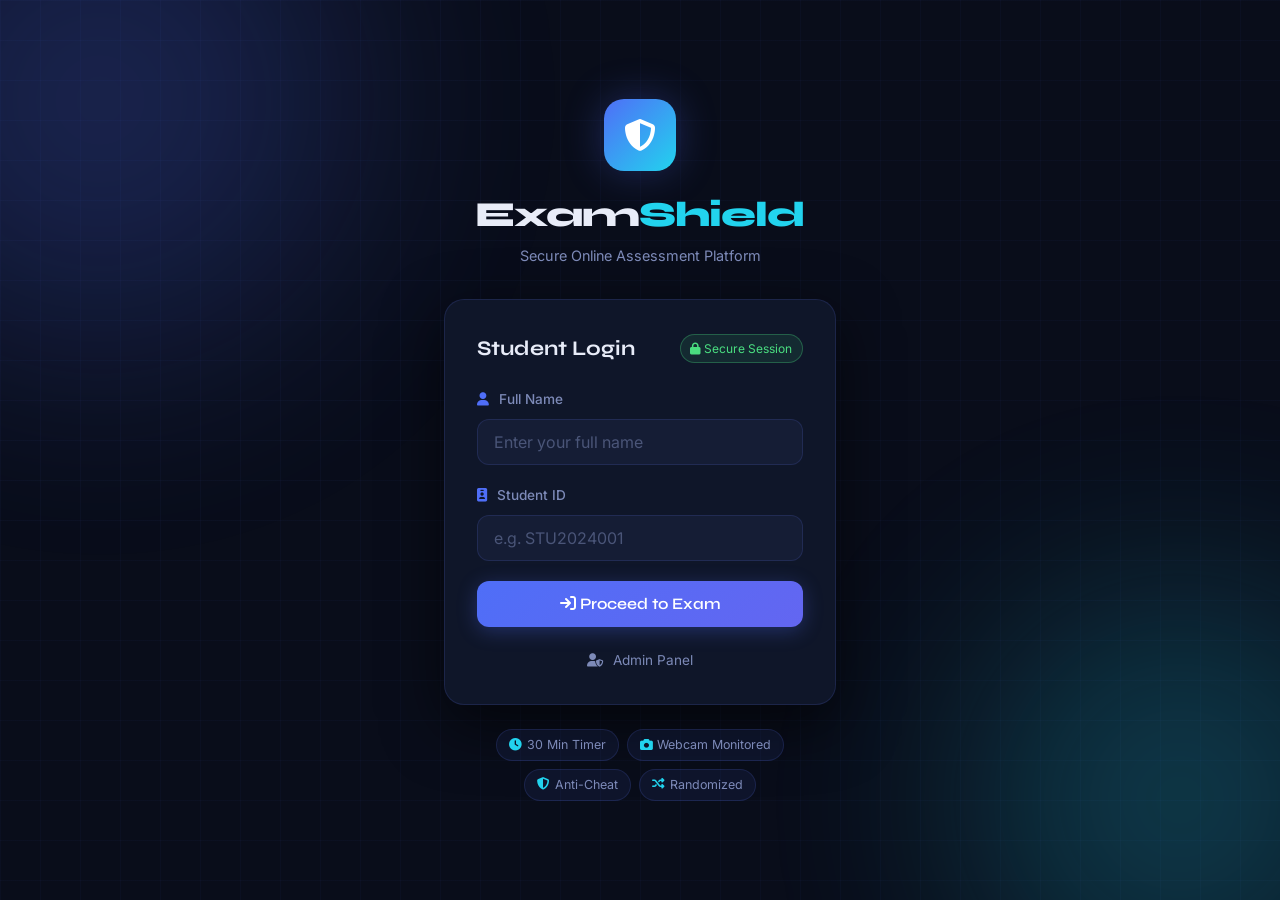
<file: index.html>
<!DOCTYPE html>
<html lang="en">
<head>
  <meta charset="UTF-8" />
  <meta name="viewport" content="width=device-width, initial-scale=1.0" />
  <title>ExamShield — Online Exam System</title>
  <link rel="stylesheet" href="style.css" />
  <link rel="stylesheet" href="https://cdnjs.cloudflare.com/ajax/libs/font-awesome/6.5.0/css/all.min.css" />
  <link href="https://fonts.googleapis.com/css2?family=Syne:wght@400;600;700;800&family=Inter:wght@300;400;500&display=swap" rel="stylesheet" />
</head>
<body class="login-page">

  <!-- Animated background grid -->
  <div class="bg-grid"></div>
  <div class="bg-orb orb1"></div>
  <div class="bg-orb orb2"></div>

  <div class="login-container">
    <div class="login-brand">
      <div class="brand-icon">
        <i class="fas fa-shield-halved"></i>
      </div>
      <h1>Exam<span>Shield</span></h1>
      <p>Secure Online Assessment Platform</p>
    </div>

    <div class="login-card">
      <div class="login-card-header">
        <h2>Student Login</h2>
        <span class="login-badge"><i class="fas fa-lock"></i> Secure Session</span>
      </div>

      <div id="error-msg" class="error-banner hidden">
        <i class="fas fa-exclamation-circle"></i>
        <span id="error-text">Please fill in all fields.</span>
      </div>

      <div class="form-group">
        <label for="student-name">
          <i class="fas fa-user"></i> Full Name
        </label>
        <input
          type="text"
          id="student-name"
          placeholder="Enter your full name"
          autocomplete="off"
        />
      </div>

      <div class="form-group">
        <label for="student-id">
          <i class="fas fa-id-badge"></i> Student ID
        </label>
        <input
          type="text"
          id="student-id"
          placeholder="e.g. STU2024001"
          autocomplete="off"
        />
      </div>

      <button class="btn-primary" id="login-btn" onclick="handleLogin()">
        <span id="btn-text">
          <i class="fas fa-arrow-right-to-bracket"></i> Proceed to Exam
        </span>
        <span id="btn-loader" class="hidden">
          <i class="fas fa-circle-notch fa-spin"></i> Loading...
        </span>
      </button>

      <div class="login-footer">
        <a href="admin/login.html">
          <i class="fas fa-user-shield"></i> Admin Panel
        </a>
      </div>
    </div>

    <div class="features-strip">
      <div class="feature-pill">
        <i class="fas fa-clock"></i> 30 Min Timer
      </div>
      <div class="feature-pill">
        <i class="fas fa-camera"></i> Webcam Monitored
      </div>
      <div class="feature-pill">
        <i class="fas fa-shield-halved"></i> Anti-Cheat
      </div>
      <div class="feature-pill">
        <i class="fas fa-shuffle"></i> Randomized
      </div>
    </div>
  </div>

  <script>
    function handleLogin() {
      const name = document.getElementById("student-name").value.trim();
      const id = document.getElementById("student-id").value.trim();
      const errorEl = document.getElementById("error-msg");
      const errorText = document.getElementById("error-text");

      if (!name || !id) {
        errorText.textContent = "Please fill in your name and Student ID.";
        errorEl.classList.remove("hidden");
        errorEl.classList.add("shake");
        setTimeout(() => errorEl.classList.remove("shake"), 500);
        return;
      }

      errorEl.classList.add("hidden");

      // Show loader
      document.getElementById("btn-text").classList.add("hidden");
      document.getElementById("btn-loader").classList.remove("hidden");

      // Store in session
      sessionStorage.setItem("studentName", name);
      sessionStorage.setItem("studentId", id);

      setTimeout(() => {
        window.location.href = "instructions.html";
      }, 800);
    }

    // Allow Enter key
    document.addEventListener("keydown", (e) => {
      if (e.key === "Enter") handleLogin();
    });

    // Animate feature pills on load
    document.querySelectorAll(".feature-pill").forEach((pill, i) => {
      pill.style.animationDelay = `${i * 0.15}s`;
    });
  </script>
</body>
</html>
</file>
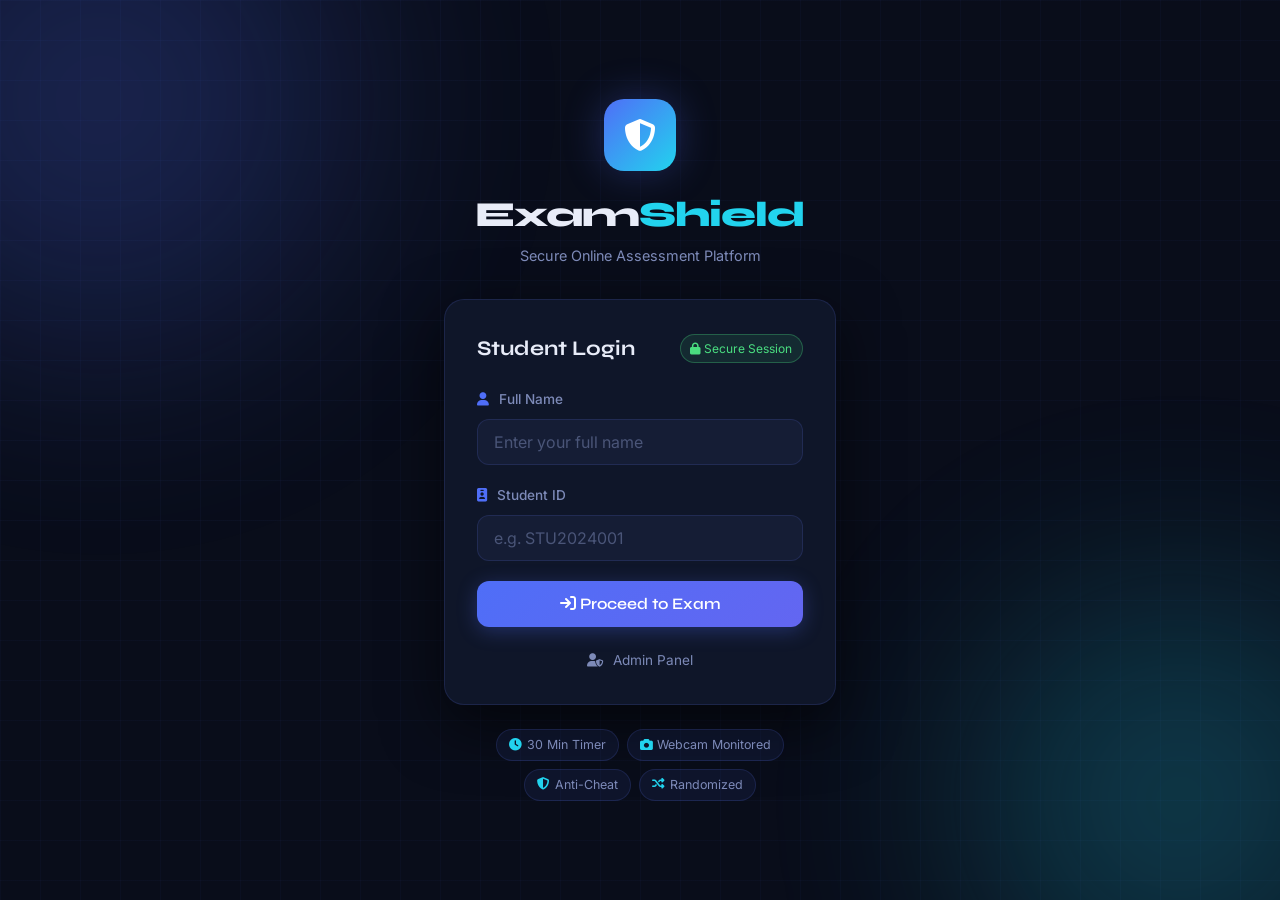
<file: instructions.html>
<!DOCTYPE html>
<html lang="en">
<head>
  <meta charset="UTF-8" />
  <meta name="viewport" content="width=device-width, initial-scale=1.0" />
  <title>Instructions — ExamShield</title>
  <link rel="stylesheet" href="style.css" />
  <link rel="stylesheet" href="https://cdnjs.cloudflare.com/ajax/libs/font-awesome/6.5.0/css/all.min.css" />
  <link href="https://fonts.googleapis.com/css2?family=Syne:wght@400;600;700;800&family=Inter:wght@300;400;500&display=swap" rel="stylesheet" />
</head>
<body class="instructions-page">

  <div class="bg-grid"></div>
  <div class="bg-orb orb1"></div>
  <div class="bg-orb orb2"></div>

  <div class="instructions-container">

    <div class="instr-header">
      <div class="brand-icon small">
        <i class="fas fa-shield-halved"></i>
      </div>
      <div>
        <h1>Exam<span>Shield</span></h1>
        <p id="student-greeting">Welcome, Student!</p>
      </div>
    </div>

    <div class="instr-card">
      <h2><i class="fas fa-circle-info"></i> Exam Instructions</h2>

      <div class="instr-grid">
        <div class="instr-section">
          <h3><i class="fas fa-list-check"></i> General Rules</h3>
          <ul>
            <li><i class="fas fa-check"></i> The exam consists of <strong>10 multiple-choice questions</strong></li>
            <li><i class="fas fa-check"></i> You have <strong>30 minutes</strong> to complete the exam</li>
            <li><i class="fas fa-check"></i> Questions are randomized each session</li>
            <li><i class="fas fa-check"></i> Each question has one correct answer</li>
            <li><i class="fas fa-check"></i> You can navigate between questions freely</li>
            <li><i class="fas fa-check"></i> The exam auto-submits when time runs out</li>
          </ul>
        </div>

        <div class="instr-section warning-section">
          <h3><i class="fas fa-triangle-exclamation"></i> Anti-Cheating Policy</h3>
          <ul>
            <li><i class="fas fa-ban"></i> <strong>Do NOT switch tabs</strong> — this will trigger a warning</li>
            <li><i class="fas fa-ban"></i> <strong>Do NOT exit fullscreen</strong> mode during the exam</li>
            <li><i class="fas fa-ban"></i> <strong>Webcam monitoring</strong> is active throughout</li>
            <li><i class="fas fa-ban"></i> All keyboard and mouse activity is logged</li>
            <li><i class="fas fa-ban"></i> <strong>3 warnings = auto-submission</strong> of your exam</li>
            <li><i class="fas fa-ban"></i> All violations are recorded and reviewed</li>
          </ul>
        </div>
      </div>

      <div class="instr-system-check">
        <h3><i class="fas fa-display"></i> System Requirements</h3>
        <div class="checks-row">
          <div class="check-item" id="check-browser">
            <i class="fas fa-spinner fa-spin"></i>
            <span>Modern Browser</span>
          </div>
          <div class="check-item" id="check-fullscreen">
            <i class="fas fa-spinner fa-spin"></i>
            <span>Fullscreen API</span>
          </div>
          <div class="check-item" id="check-webcam">
            <i class="fas fa-spinner fa-spin"></i>
            <span>Camera Access</span>
          </div>
          <div class="check-item" id="check-backend">
            <i class="fas fa-spinner fa-spin"></i>
            <span>Server Connection</span>
          </div>
        </div>
      </div>

      <div class="instr-actions">
        <label class="checkbox-label">
          <input type="checkbox" id="agree-check" />
          <span>I have read and understood the exam instructions and anti-cheating policy</span>
        </label>
        <button class="btn-primary" id="start-btn" onclick="startExam()" disabled>
          <i class="fas fa-play"></i> Start Exam
        </button>
      </div>
    </div>
  </div>

  <script>
    const API = "http://127.0.0.1:5000/api";
    const name = sessionStorage.getItem("studentName");

    // Redirect if not logged in
    if (!name) window.location.href = "index.html";

    document.getElementById("student-greeting").textContent = `Welcome, ${name}!`;

    // System checks
    async function runChecks() {
      // Check browser
      updateCheck("check-browser", true, "Modern Browser");

      // Check fullscreen API
      const fsSupport = document.fullscreenEnabled || document.webkitFullscreenEnabled;
      updateCheck("check-fullscreen", fsSupport, "Fullscreen API");

      // Check webcam
      try {
        const stream = await navigator.mediaDevices.getUserMedia({ video: true });
        stream.getTracks().forEach(t => t.stop());
        updateCheck("check-webcam", true, "Camera Access");
      } catch {
        updateCheck("check-webcam", false, "Camera — DENIED (required)");
      }

      // Check backend
      try {
        const res = await fetch(`${API}/health`);
        const data = await res.json();
        updateCheck("check-backend", data.status === "ok", "Server Connection");
      } catch {
        updateCheck("check-backend", false, "Server — Offline");
      }
    }

    function updateCheck(id, ok, label) {
      const el = document.getElementById(id);
      el.innerHTML = `<i class="fas fa-${ok ? "circle-check" : "circle-xmark"}"></i><span>${label}</span>`;
      el.className = `check-item ${ok ? "check-ok" : "check-fail"}`;
    }

    // Enable start button when checkbox ticked
    document.getElementById("agree-check").addEventListener("change", function () {
      document.getElementById("start-btn").disabled = !this.checked;
    });

    function startExam() {
      window.location.href = "exam.html";
    }

    runChecks();
  </script>
</body>
</html>
</file>
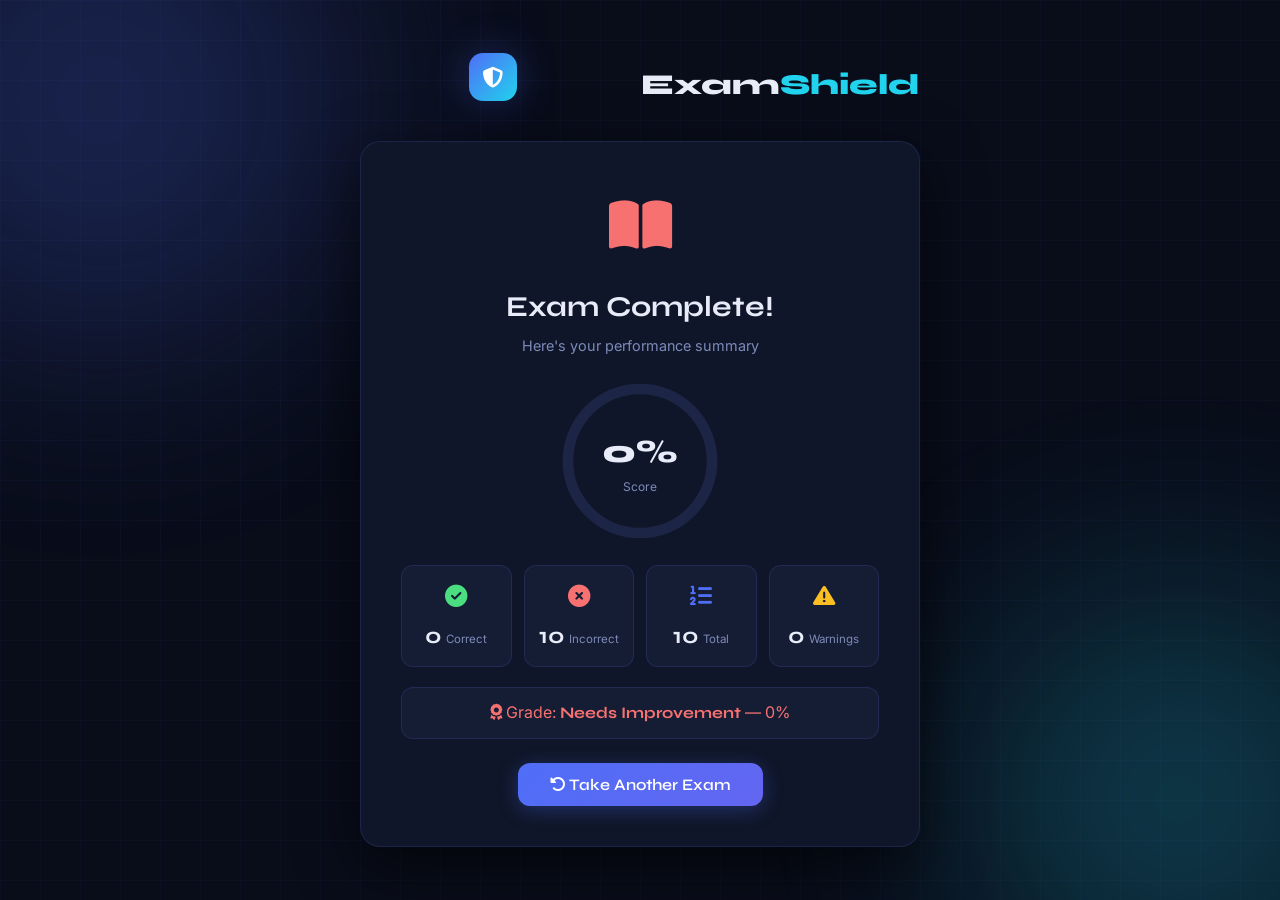
<file: result.html>
<!DOCTYPE html>
<html lang="en">
<head>
  <meta charset="UTF-8" />
  <meta name="viewport" content="width=device-width, initial-scale=1.0" />
  <title>Results — ExamShield</title>
  <link rel="stylesheet" href="style.css" />
  <link rel="stylesheet" href="https://cdnjs.cloudflare.com/ajax/libs/font-awesome/6.5.0/css/all.min.css" />
  <link href="https://fonts.googleapis.com/css2?family=Syne:wght@400;600;700;800&family=Inter:wght@300;400;500&display=swap" rel="stylesheet" />
</head>
<body class="result-page">

  <div class="bg-grid"></div>
  <div class="bg-orb orb1"></div>
  <div class="bg-orb orb2"></div>

  <div class="result-container">

    <div class="result-header">
      <div class="brand-icon small">
        <i class="fas fa-shield-halved"></i>
      </div>
      <h1>Exam<span>Shield</span></h1>
    </div>

    <div class="result-card">
      <div class="result-icon-wrap" id="result-icon-wrap">
        <!-- Injected by JS -->
      </div>

      <h2 id="result-title">Exam Complete!</h2>
      <p id="result-subtitle" class="result-subtitle">Here's your performance summary</p>

      <div class="score-circle-wrap">
        <div class="score-circle" id="score-circle">
          <svg viewBox="0 0 120 120">
            <circle cx="60" cy="60" r="54" class="score-bg" />
            <circle cx="60" cy="60" r="54" class="score-progress" id="score-progress-arc" />
          </svg>
          <div class="score-inner">
            <span class="score-pct" id="score-pct">0%</span>
            <span class="score-label">Score</span>
          </div>
        </div>
      </div>

      <div class="result-stats-grid">
        <div class="result-stat">
          <div class="stat-icon correct"><i class="fas fa-check-circle"></i></div>
          <div class="stat-info">
            <span class="stat-val" id="r-score">0</span>
            <span class="stat-desc">Correct</span>
          </div>
        </div>
        <div class="result-stat">
          <div class="stat-icon wrong"><i class="fas fa-times-circle"></i></div>
          <div class="stat-info">
            <span class="stat-val" id="r-wrong">0</span>
            <span class="stat-desc">Incorrect</span>
          </div>
        </div>
        <div class="result-stat">
          <div class="stat-icon total"><i class="fas fa-list-ol"></i></div>
          <div class="stat-info">
            <span class="stat-val" id="r-total">0</span>
            <span class="stat-desc">Total</span>
          </div>
        </div>
        <div class="result-stat">
          <div class="stat-icon warn"><i class="fas fa-triangle-exclamation"></i></div>
          <div class="stat-info">
            <span class="stat-val" id="r-warnings">0</span>
            <span class="stat-desc">Warnings</span>
          </div>
        </div>
      </div>

      <div class="result-grade-banner" id="grade-banner">
        <!-- Injected by JS -->
      </div>

      <div class="result-actions">
        <button class="btn-primary" onclick="window.location.href='index.html'">
          <i class="fas fa-rotate-left"></i> Take Another Exam
        </button>
      </div>
    </div>
  </div>

  <script>
    // Retrieve result from sessionStorage
    const score = parseInt(sessionStorage.getItem("examScore") || 0);
    const total = parseInt(sessionStorage.getItem("examTotal") || 10);
    const warnings = parseInt(sessionStorage.getItem("examWarnings") || 0);

    const pct = Math.round((score / total) * 100);

    // Fill in stats
    document.getElementById("r-score").textContent = score;
    document.getElementById("r-wrong").textContent = total - score;
    document.getElementById("r-total").textContent = total;
    document.getElementById("r-warnings").textContent = warnings;
    document.getElementById("score-pct").textContent = pct + "%";

    // Animate score arc
    const arc = document.getElementById("score-progress-arc");
    const circumference = 2 * Math.PI * 54;
    arc.style.strokeDasharray = circumference;
    arc.style.strokeDashoffset = circumference;

    let grade, gradeColor, iconHtml;
    if (pct >= 90) {
      grade = "Outstanding"; gradeColor = "#22d3ee"; iconHtml = '<i class="fas fa-trophy"></i>';
    } else if (pct >= 75) {
      grade = "Excellent"; gradeColor = "#4ade80"; iconHtml = '<i class="fas fa-star"></i>';
    } else if (pct >= 60) {
      grade = "Good"; gradeColor = "#a3e635"; iconHtml = '<i class="fas fa-thumbs-up"></i>';
    } else if (pct >= 40) {
      grade = "Average"; gradeColor = "#fbbf24"; iconHtml = '<i class="fas fa-minus-circle"></i>';
    } else {
      grade = "Needs Improvement"; gradeColor = "#f87171"; iconHtml = '<i class="fas fa-book-open"></i>';
    }

    document.getElementById("result-icon-wrap").innerHTML = iconHtml;
    document.getElementById("result-icon-wrap").style.color = gradeColor;
    document.getElementById("grade-banner").innerHTML = `
      <span style="color:${gradeColor}">
        <i class="fas fa-award"></i> Grade: <strong>${grade}</strong> — ${pct}%
      </span>`;

    arc.style.stroke = gradeColor;

    // Animate arc after a short delay
    setTimeout(() => {
      const offset = circumference - (pct / 100) * circumference;
      arc.style.transition = "stroke-dashoffset 1.5s ease";
      arc.style.strokeDashoffset = offset;
    }, 300);

    // Animate score pct counter
    let count = 0;
    const interval = setInterval(() => {
      count++;
      document.getElementById("score-pct").textContent = count + "%";
      if (count >= pct) clearInterval(interval);
    }, 1500 / (pct || 1));
  </script>
</body>
</html>
</file>
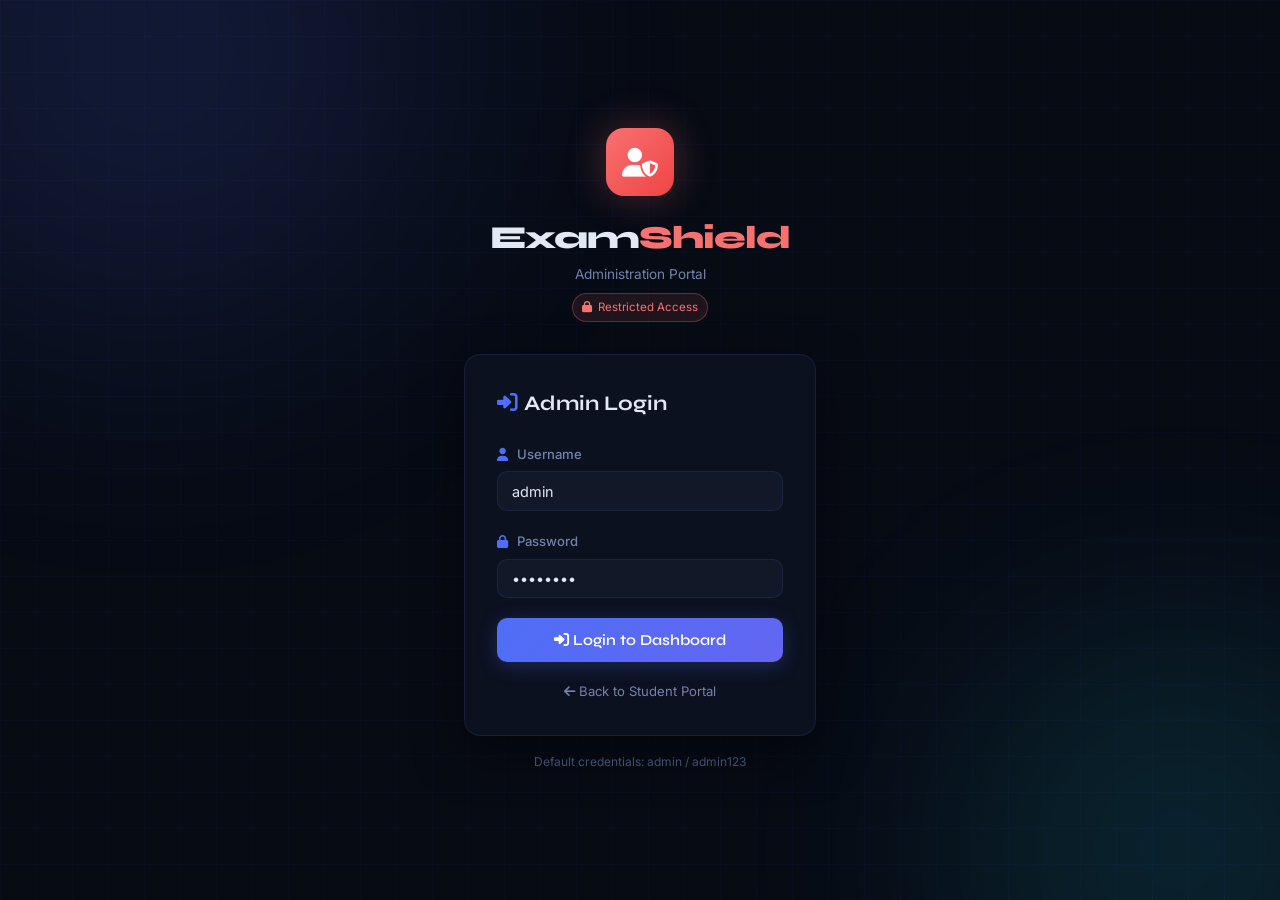
<file: admin/add-question.html>
<!DOCTYPE html>
<html lang="en">
<head>
  <meta charset="UTF-8" />
  <meta name="viewport" content="width=device-width, initial-scale=1.0" />
  <title>Add Question — ExamShield Admin</title>
  <link rel="stylesheet" href="css/admin.css" />
  <link rel="stylesheet" href="https://cdnjs.cloudflare.com/ajax/libs/font-awesome/6.5.0/css/all.min.css" />
  <link href="https://fonts.googleapis.com/css2?family=Syne:wght@400;600;700;800&family=Inter:wght@300;400;500&display=swap" rel="stylesheet" />
</head>
<body>
  <div class="bg-grid"></div>

  <div class="admin-layout">
    <!-- Sidebar -->
    <aside class="admin-sidebar">
      <div class="sidebar-brand">
        <div class="sidebar-brand-icon"><i class="fas fa-shield-halved"></i></div>
        <div>
          <h2>Exam<span>Shield</span></h2>
          <p>Admin Panel</p>
        </div>
      </div>
      <nav class="sidebar-nav">
        <div class="nav-section-label">Main</div>
        <a href="dashboard.html" class="nav-link"><i class="fas fa-gauge-high"></i> Dashboard</a>
        <a href="add-question.html" class="nav-link active"><i class="fas fa-circle-plus"></i> Add Question</a>
        <a href="exams.html" class="nav-link"><i class="fas fa-file-alt"></i> Questions</a>
        <div class="nav-section-label">Reports</div>
        <a href="dashboard.html#results" class="nav-link"><i class="fas fa-chart-bar"></i> Results</a>
        <a href="dashboard.html#logs" class="nav-link"><i class="fas fa-shield-exclamation"></i> Security Logs</a>
      </nav>
      <div class="sidebar-footer">
        <a href="login.html" class="nav-link" onclick="sessionStorage.removeItem('adminUser')">
          <i class="fas fa-right-from-bracket"></i> Logout
        </a>
      </div>
    </aside>

    <!-- Content -->
    <div class="admin-content">
      <header class="admin-topbar">
        <div class="topbar-title">
          <h1><i class="fas fa-circle-plus" style="color:var(--primary);margin-right:0.5rem"></i>Add Question</h1>
          <p>Add a new multiple-choice question to the question bank</p>
        </div>
        <div class="topbar-actions">
          <a href="exams.html" class="btn-secondary">
            <i class="fas fa-list"></i> View All Questions
          </a>
          <div class="admin-avatar" id="admin-avatar">A</div>
        </div>
      </header>

      <main class="admin-main">
        <div style="display:grid;grid-template-columns:1fr 380px;gap:1.5rem;align-items:start">

          <!-- Form -->
          <div class="add-question-form">
            <div id="success-msg" class="success-banner hidden">
              <i class="fas fa-check-circle"></i>
              <span>Question added successfully!</span>
            </div>
            <div id="error-msg" class="error-banner hidden">
              <i class="fas fa-exclamation-circle"></i>
              <span id="error-text">Error adding question.</span>
            </div>

            <div class="form-group">
              <label><i class="fas fa-question-circle"></i> Question Text *</label>
              <textarea
                id="q-text"
                placeholder="Enter your question here..."
                rows="3"
              ></textarea>
            </div>

            <div class="form-row">
              <div class="form-group">
                <label><i class="fas fa-a"></i> Option A *</label>
                <input type="text" id="opt-a" placeholder="Option A" />
              </div>
              <div class="form-group">
                <label><i class="fas fa-b"></i> Option B *</label>
                <input type="text" id="opt-b" placeholder="Option B" />
              </div>
            </div>

            <div class="form-row">
              <div class="form-group">
                <label><i class="fas fa-c"></i> Option C *</label>
                <input type="text" id="opt-c" placeholder="Option C" />
              </div>
              <div class="form-group">
                <label><i class="fas fa-d"></i> Option D *</label>
                <input type="text" id="opt-d" placeholder="Option D" />
              </div>
            </div>

            <div class="form-group">
              <label><i class="fas fa-check-circle"></i> Correct Answer *</label>
              <select id="q-correct">
                <option value="">-- Select correct option --</option>
                <option value="0">A — Option A</option>
                <option value="1">B — Option B</option>
                <option value="2">C — Option C</option>
                <option value="3">D — Option D</option>
              </select>
            </div>

            <div style="display:flex;gap:0.75rem">
              <button class="btn-primary" id="add-btn" onclick="addQuestion()" style="flex:1">
                <span id="add-btn-text"><i class="fas fa-plus"></i> Add Question</span>
                <span id="add-btn-loader" class="hidden"><i class="fas fa-circle-notch fa-spin"></i> Adding...</span>
              </button>
              <button class="btn-secondary" onclick="clearForm()">
                <i class="fas fa-xmark"></i> Clear
              </button>
            </div>
          </div>

          <!-- Tips panel -->
          <div class="section-card">
            <div class="section-card-header">
              <h3><i class="fas fa-lightbulb"></i> Tips</h3>
            </div>
            <div class="section-card-body">
              <ul style="list-style:none;display:flex;flex-direction:column;gap:0.75rem">
                <li style="display:flex;gap:0.6rem;font-size:0.85rem;color:var(--text-muted)">
                  <i class="fas fa-check" style="color:var(--success);margin-top:2px;flex-shrink:0"></i>
                  Write clear, unambiguous questions with a single correct answer
                </li>
                <li style="display:flex;gap:0.6rem;font-size:0.85rem;color:var(--text-muted)">
                  <i class="fas fa-check" style="color:var(--success);margin-top:2px;flex-shrink:0"></i>
                  Make all distractors (wrong answers) plausible
                </li>
                <li style="display:flex;gap:0.6rem;font-size:0.85rem;color:var(--text-muted)">
                  <i class="fas fa-check" style="color:var(--success);margin-top:2px;flex-shrink:0"></i>
                  Keep options similar in length and format
                </li>
                <li style="display:flex;gap:0.6rem;font-size:0.85rem;color:var(--text-muted)">
                  <i class="fas fa-check" style="color:var(--success);margin-top:2px;flex-shrink:0"></i>
                  Avoid "All of the above" or "None of the above"
                </li>
                <li style="display:flex;gap:0.6rem;font-size:0.85rem;color:var(--text-muted)">
                  <i class="fas fa-check" style="color:var(--success);margin-top:2px;flex-shrink:0"></i>
                  Questions are randomized for each student session
                </li>
              </ul>

              <div style="margin-top:1.5rem;padding-top:1rem;border-top:1px solid var(--border)">
                <p style="font-size:0.8rem;color:var(--text-muted)">
                  <i class="fas fa-circle-info" style="color:var(--primary);margin-right:0.3rem"></i>
                  All questions are stored in MongoDB and immediately available to students
                </p>
              </div>
            </div>
          </div>
        </div>
      </main>
    </div>
  </div>

  <div class="toast-container" id="toast-container"></div>
  <script src="js/add-question.js"></script>
</body>
</html>
</file>
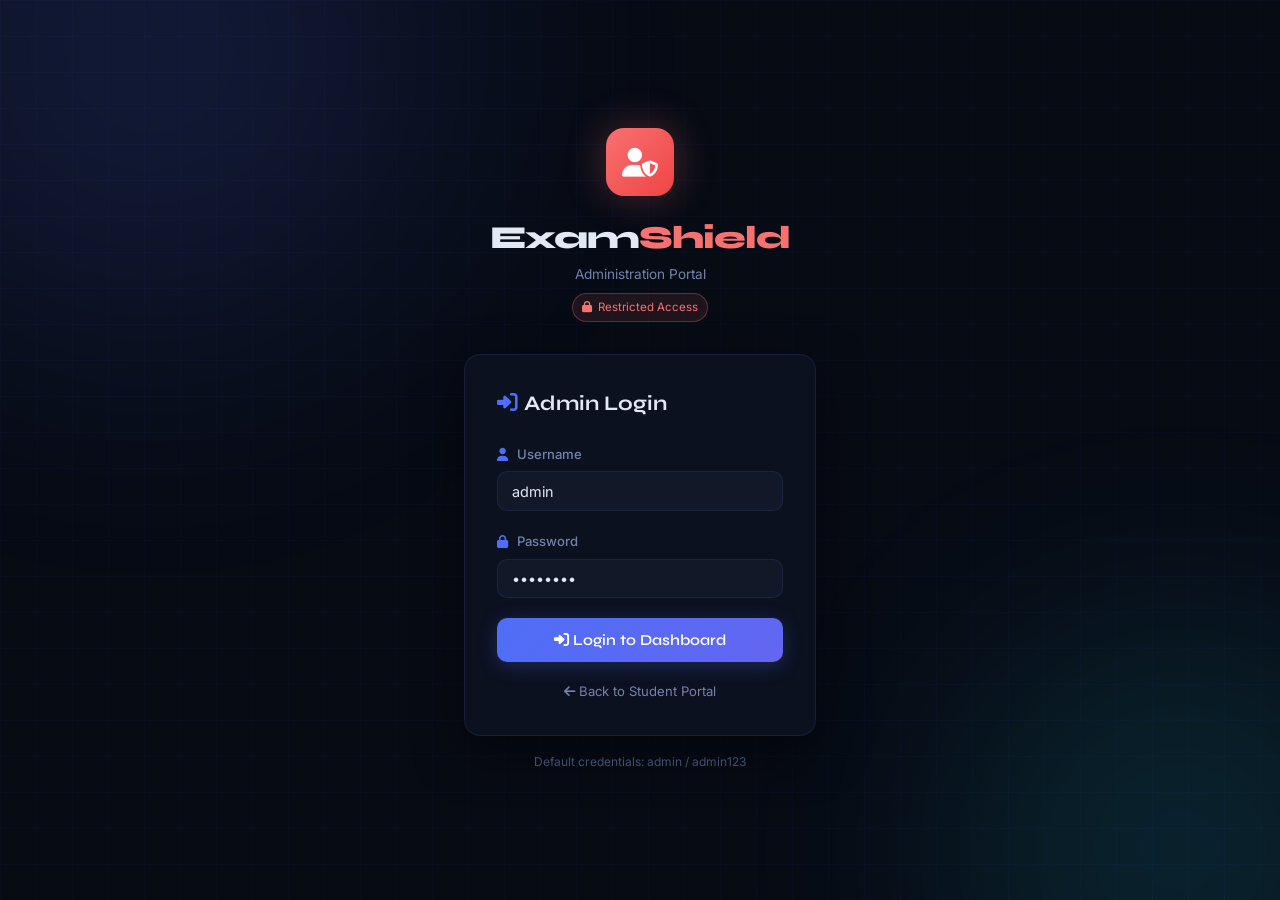
<file: admin/exams.html>
<!DOCTYPE html>
<html lang="en">
<head>
  <meta charset="UTF-8" />
  <meta name="viewport" content="width=device-width, initial-scale=1.0" />
  <title>Questions — ExamShield Admin</title>
  <link rel="stylesheet" href="css/admin.css" />
  <link rel="stylesheet" href="https://cdnjs.cloudflare.com/ajax/libs/font-awesome/6.5.0/css/all.min.css" />
  <link href="https://fonts.googleapis.com/css2?family=Syne:wght@400;600;700;800&family=Inter:wght@300;400;500&display=swap" rel="stylesheet" />
</head>
<body>
  <div class="bg-grid"></div>

  <div class="admin-layout">
    <!-- Sidebar -->
    <aside class="admin-sidebar">
      <div class="sidebar-brand">
        <div class="sidebar-brand-icon"><i class="fas fa-shield-halved"></i></div>
        <div>
          <h2>Exam<span>Shield</span></h2>
          <p>Admin Panel</p>
        </div>
      </div>
      <nav class="sidebar-nav">
        <div class="nav-section-label">Main</div>
        <a href="dashboard.html" class="nav-link"><i class="fas fa-gauge-high"></i> Dashboard</a>
        <a href="add-question.html" class="nav-link"><i class="fas fa-circle-plus"></i> Add Question</a>
        <a href="exams.html" class="nav-link active"><i class="fas fa-file-alt"></i> Questions</a>
        <div class="nav-section-label">Reports</div>
        <a href="dashboard.html#results" class="nav-link"><i class="fas fa-chart-bar"></i> Results</a>
        <a href="dashboard.html#logs" class="nav-link"><i class="fas fa-shield-exclamation"></i> Security Logs</a>
      </nav>
      <div class="sidebar-footer">
        <a href="login.html" class="nav-link" onclick="sessionStorage.removeItem('adminUser')">
          <i class="fas fa-right-from-bracket"></i> Logout
        </a>
      </div>
    </aside>

    <!-- Content -->
    <div class="admin-content">
      <header class="admin-topbar">
        <div class="topbar-title">
          <h1><i class="fas fa-file-alt" style="color:var(--primary);margin-right:0.5rem"></i>Question Bank</h1>
          <p id="q-count-label">Loading questions...</p>
        </div>
        <div class="topbar-actions">
          <button class="btn-secondary" onclick="loadQuestions()">
            <i class="fas fa-rotate-right"></i> Refresh
          </button>
          <a href="add-question.html" class="btn-primary" style="width:auto;padding:0.6rem 1.1rem;text-decoration:none;font-size:0.88rem">
            <i class="fas fa-plus"></i> Add Question
          </a>
          <div class="admin-avatar" id="admin-avatar">A</div>
        </div>
      </header>

      <main class="admin-main">
        <!-- Search bar -->
        <div style="margin-bottom:1.25rem">
          <div style="position:relative;max-width:400px">
            <i class="fas fa-search" style="position:absolute;left:0.85rem;top:50%;transform:translateY(-50%);color:var(--text-muted);font-size:0.85rem"></i>
            <input
              type="text"
              id="search-input"
              placeholder="Search questions..."
              oninput="filterQuestions(this.value)"
              style="width:100%;padding:0.65rem 0.9rem 0.65rem 2.4rem;
                     background:var(--surface);border:1px solid var(--border);
                     border-radius:var(--radius);color:var(--text);
                     font-family:var(--font-body);font-size:0.9rem;outline:none"
            />
          </div>
        </div>

        <!-- Questions list -->
        <div id="questions-list">
          <!-- Loading skeletons -->
          <div class="question-list-item">
            <div class="q-item-content">
              <div class="skeleton-cell" style="height:16px;width:80%;margin-bottom:10px;border-radius:4px"></div>
              <div style="display:flex;gap:0.4rem">
                <div class="skeleton-cell" style="height:22px;width:80px;border-radius:4px"></div>
                <div class="skeleton-cell" style="height:22px;width:80px;border-radius:4px"></div>
                <div class="skeleton-cell" style="height:22px;width:80px;border-radius:4px"></div>
                <div class="skeleton-cell" style="height:22px;width:80px;border-radius:4px"></div>
              </div>
            </div>
          </div>
        </div>
      </main>
    </div>
  </div>

  <div class="toast-container" id="toast-container"></div>
  <script src="js/exams.js"></script>
</body>
</html>
</file>
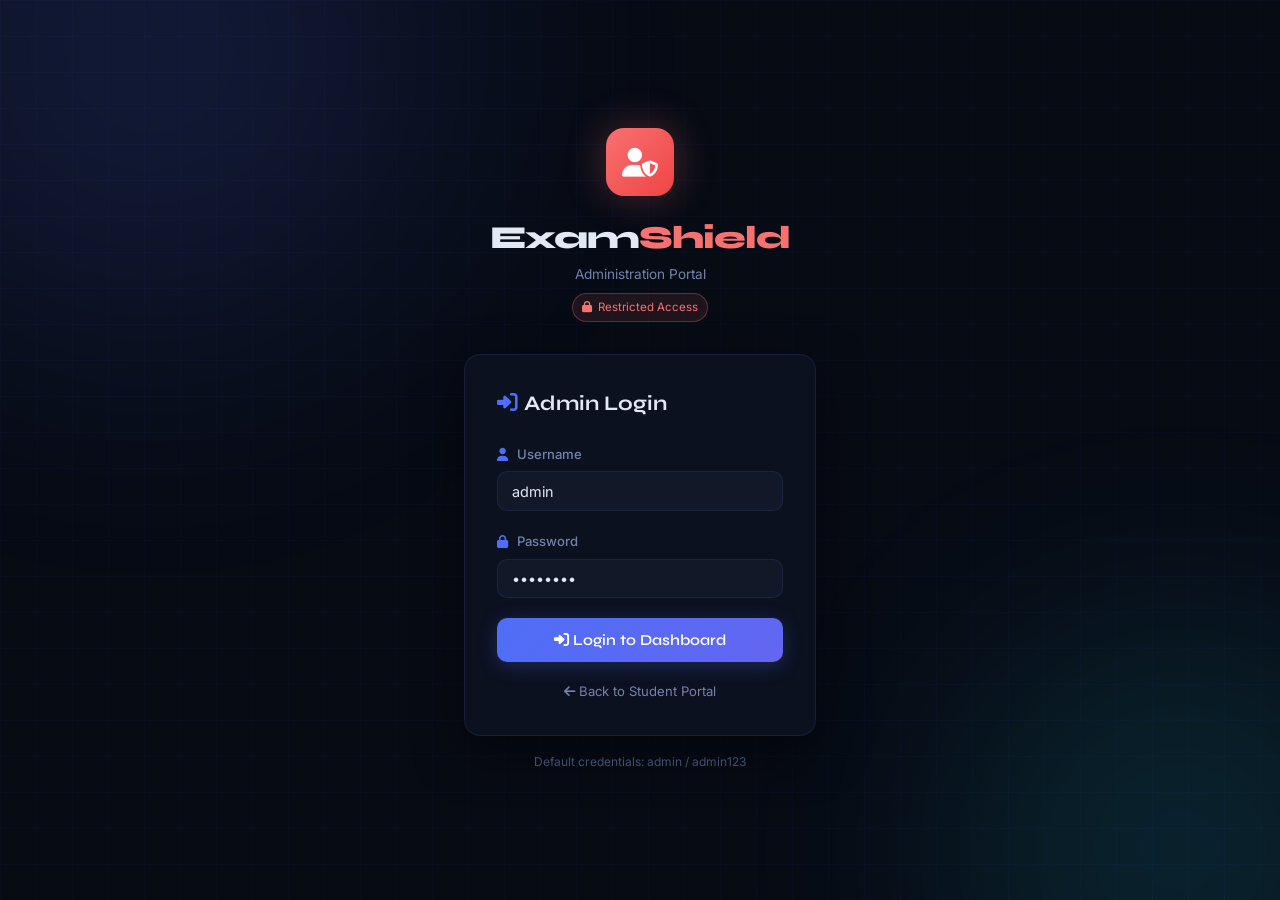
<file: admin/login.html>
<!DOCTYPE html>
<html lang="en">
<head>
  <meta charset="UTF-8" />
  <meta name="viewport" content="width=device-width, initial-scale=1.0" />
  <title>Admin Login — ExamShield</title>
  <link rel="stylesheet" href="css/admin.css" />
  <link rel="stylesheet" href="https://cdnjs.cloudflare.com/ajax/libs/font-awesome/6.5.0/css/all.min.css" />
  <link href="https://fonts.googleapis.com/css2?family=Syne:wght@400;600;700;800&family=Inter:wght@300;400;500&display=swap" rel="stylesheet" />
</head>
<body class="admin-login-page">

  <div class="bg-grid"></div>
  <div class="bg-orb orb1"></div>
  <div class="bg-orb orb2"></div>

  <div class="admin-login-container">
    <div class="admin-brand">
      <div class="brand-icon">
        <i class="fas fa-user-shield"></i>
      </div>
      <h1>Exam<span>Shield</span></h1>
      <p>Administration Portal</p>
      <span class="admin-badge"><i class="fas fa-lock"></i> Restricted Access</span>
    </div>

    <div class="login-card">
      <h2><i class="fas fa-right-to-bracket" style="color:var(--primary);margin-right:0.4rem"></i>Admin Login</h2>

      <div id="error-msg" class="error-banner hidden">
        <i class="fas fa-exclamation-circle"></i>
        <span id="error-text">Invalid credentials.</span>
      </div>

      <div class="form-group">
        <label><i class="fas fa-user"></i> Username</label>
        <input type="text" id="admin-user" placeholder="Enter username" value="admin" />
      </div>

      <div class="form-group">
        <label><i class="fas fa-lock"></i> Password</label>
        <input type="password" id="admin-pass" placeholder="Enter password" value="admin123" />
      </div>

      <button class="btn-primary" id="login-btn" onclick="adminLogin()">
        <span id="btn-text"><i class="fas fa-sign-in-alt"></i> Login to Dashboard</span>
        <span id="btn-loader" class="hidden"><i class="fas fa-circle-notch fa-spin"></i> Authenticating...</span>
      </button>

      <div style="text-align:center;margin-top:1rem">
        <a href="../index.html" style="color:var(--text-muted);font-size:0.82rem;text-decoration:none">
          <i class="fas fa-arrow-left"></i> Back to Student Portal
        </a>
      </div>
    </div>

    <p style="text-align:center;font-size:0.75rem;color:var(--text-dim);margin-top:1rem">
      Default credentials: admin / admin123
    </p>
  </div>

  <script src="js/login.js"></script>
</body>
</html>
</file>
<file: style.css>
/* style.css — ExamShield Student Interface */

/* ─── CSS Variables ────────────────────────────────────────────────────────── */
:root {
  --bg: #090d1a;
  --surface: #0f1629;
  --surface-2: #151d35;
  --surface-3: #1c2545;
  --border: rgba(99, 120, 255, 0.15);
  --border-bright: rgba(99, 120, 255, 0.4);
  --primary: #4f6ef7;
  --primary-glow: rgba(79, 110, 247, 0.3);
  --accent: #22d3ee;
  --accent-glow: rgba(34, 211, 238, 0.2);
  --success: #4ade80;
  --warning: #fbbf24;
  --danger: #f87171;
  --text: #e8ecf8;
  --text-muted: #7d8ab8;
  --text-dim: #4a5578;
  --font-display: 'Syne', sans-serif;
  --font-body: 'Inter', sans-serif;
  --radius: 12px;
  --radius-lg: 20px;
  --shadow: 0 8px 32px rgba(0,0,0,0.4);
  --shadow-lg: 0 20px 60px rgba(0,0,0,0.6);
  --transition: 0.2s ease;
}

/* ─── Reset & Base ─────────────────────────────────────────────────────────── */
*, *::before, *::after { box-sizing: border-box; margin: 0; padding: 0; }

html { scroll-behavior: smooth; }

body {
  font-family: var(--font-body);
  background: var(--bg);
  color: var(--text);
  min-height: 100vh;
  overflow-x: hidden;
  line-height: 1.6;
}

/* ─── Animated Background ──────────────────────────────────────────────────── */
.bg-grid {
  position: fixed; inset: 0; z-index: 0;
  background-image:
    linear-gradient(rgba(79, 110, 247, 0.04) 1px, transparent 1px),
    linear-gradient(90deg, rgba(79, 110, 247, 0.04) 1px, transparent 1px);
  background-size: 40px 40px;
  pointer-events: none;
}

.bg-orb {
  position: fixed; border-radius: 50%; filter: blur(100px);
  pointer-events: none; z-index: 0; opacity: 0.3;
  animation: orbFloat 12s ease-in-out infinite;
}
.orb1 { width: 600px; height: 600px; top: -200px; left: -200px; background: radial-gradient(circle, #4f6ef7, transparent); }
.orb2 { width: 500px; height: 500px; bottom: -150px; right: -150px; background: radial-gradient(circle, #22d3ee, transparent); animation-delay: -6s; }

@keyframes orbFloat {
  0%, 100% { transform: translate(0, 0); }
  50% { transform: translate(30px, -30px); }
}

/* ─── LOGIN PAGE ───────────────────────────────────────────────────────────── */
.login-page {
  display: flex; align-items: center; justify-content: center; min-height: 100vh;
}

.login-container {
  position: relative; z-index: 1; width: 100%; max-width: 440px; padding: 1.5rem;
}

.login-brand {
  text-align: center; margin-bottom: 2rem;
}

.brand-icon {
  width: 72px; height: 72px;
  background: linear-gradient(135deg, var(--primary), var(--accent));
  border-radius: 20px; display: flex; align-items: center; justify-content: center;
  font-size: 2rem; color: white; margin: 0 auto 1rem;
  box-shadow: 0 0 40px var(--primary-glow);
  animation: iconPulse 3s ease infinite;
}

.brand-icon.small {
  width: 48px; height: 48px; font-size: 1.3rem; border-radius: 14px;
}

@keyframes iconPulse {
  0%, 100% { box-shadow: 0 0 40px var(--primary-glow); }
  50% { box-shadow: 0 0 60px rgba(79,110,247,0.5); }
}

.login-brand h1 {
  font-family: var(--font-display); font-size: 2.2rem; font-weight: 800;
  color: var(--text); letter-spacing: -1px;
}
.login-brand h1 span { color: var(--accent); }
.login-brand p { color: var(--text-muted); font-size: 0.9rem; }

.login-card {
  background: var(--surface);
  border: 1px solid var(--border);
  border-radius: var(--radius-lg);
  padding: 2rem;
  box-shadow: var(--shadow-lg);
  animation: slideUp 0.5s ease;
}

@keyframes slideUp {
  from { opacity: 0; transform: translateY(20px); }
  to { opacity: 1; transform: translateY(0); }
}

.login-card-header {
  display: flex; align-items: center; justify-content: space-between; margin-bottom: 1.5rem;
}
.login-card-header h2 { font-family: var(--font-display); font-size: 1.3rem; }

.login-badge {
  font-size: 0.75rem; color: var(--success); background: rgba(74, 222, 128, 0.1);
  border: 1px solid rgba(74, 222, 128, 0.3); border-radius: 20px;
  padding: 0.25rem 0.6rem;
}

.error-banner {
  background: rgba(248, 113, 113, 0.1); border: 1px solid rgba(248,113,113,0.3);
  border-radius: var(--radius); padding: 0.75rem 1rem; margin-bottom: 1rem;
  color: var(--danger); display: flex; align-items: center; gap: 0.5rem; font-size: 0.9rem;
}
.error-banner.hidden { display: none; }
.error-banner.shake { animation: shake 0.4s ease; }
@keyframes shake {
  0%, 100% { transform: translateX(0); }
  25% { transform: translateX(-6px); }
  75% { transform: translateX(6px); }
}

.form-group { margin-bottom: 1.25rem; }
.form-group label {
  display: block; font-size: 0.85rem; color: var(--text-muted);
  margin-bottom: 0.5rem; font-weight: 500;
}
.form-group label i { margin-right: 0.4rem; color: var(--primary); }

.form-group input {
  width: 100%; padding: 0.75rem 1rem;
  background: var(--surface-2); border: 1px solid var(--border);
  border-radius: var(--radius); color: var(--text); font-family: var(--font-body);
  font-size: 1rem; transition: var(--transition);
  outline: none;
}
.form-group input:focus {
  border-color: var(--primary); box-shadow: 0 0 0 3px var(--primary-glow);
}
.form-group input::placeholder { color: var(--text-dim); }

.btn-primary {
  width: 100%; padding: 0.85rem;
  background: linear-gradient(135deg, var(--primary), #6366f1);
  border: none; border-radius: var(--radius); color: white;
  font-family: var(--font-display); font-size: 1rem; font-weight: 600;
  cursor: pointer; transition: var(--transition);
  box-shadow: 0 4px 20px var(--primary-glow);
}
.btn-primary:hover:not(:disabled) {
  transform: translateY(-2px); box-shadow: 0 8px 30px rgba(79,110,247,0.5);
}
.btn-primary:active:not(:disabled) { transform: translateY(0); }
.btn-primary:disabled { opacity: 0.5; cursor: not-allowed; }

.hidden { display: none !important; }

.login-footer { text-align: center; margin-top: 1.25rem; }
.login-footer a {
  color: var(--text-muted); text-decoration: none; font-size: 0.85rem; transition: var(--transition);
}
.login-footer a:hover { color: var(--accent); }
.login-footer a i { margin-right: 0.3rem; }

.features-strip {
  display: flex; gap: 0.5rem; flex-wrap: wrap; justify-content: center; margin-top: 1.5rem;
}

.feature-pill {
  background: rgba(79,110,247,0.08); border: 1px solid var(--border);
  border-radius: 20px; padding: 0.3rem 0.75rem;
  font-size: 0.78rem; color: var(--text-muted);
  display: flex; align-items: center; gap: 0.35rem;
  animation: fadeInUp 0.5s ease both;
}
.feature-pill i { color: var(--accent); }

@keyframes fadeInUp {
  from { opacity: 0; transform: translateY(10px); }
  to { opacity: 1; transform: translateY(0); }
}

/* ─── INSTRUCTIONS PAGE ────────────────────────────────────────────────────── */
.instructions-page {
  display: flex; align-items: flex-start; justify-content: center;
  min-height: 100vh; padding: 2rem 1rem;
}

.instructions-container {
  position: relative; z-index: 1; width: 100%; max-width: 860px;
}

.instr-header {
  display: flex; align-items: center; gap: 1rem; margin-bottom: 2rem;
  animation: slideUp 0.4s ease;
}
.instr-header h1 {
  font-family: var(--font-display); font-size: 1.8rem; font-weight: 800;
}
.instr-header h1 span { color: var(--accent); }
.instr-header p { color: var(--text-muted); font-size: 0.9rem; }

.instr-card {
  background: var(--surface); border: 1px solid var(--border);
  border-radius: var(--radius-lg); padding: 2rem;
  box-shadow: var(--shadow-lg); animation: slideUp 0.5s ease 0.1s both;
}

.instr-card h2 {
  font-family: var(--font-display); font-size: 1.3rem; margin-bottom: 1.5rem;
  color: var(--accent);
}
.instr-card h2 i { margin-right: 0.5rem; }

.instr-grid { display: grid; grid-template-columns: 1fr 1fr; gap: 1.5rem; margin-bottom: 1.5rem; }

@media (max-width: 640px) { .instr-grid { grid-template-columns: 1fr; } }

.instr-section {
  background: var(--surface-2); border: 1px solid var(--border);
  border-radius: var(--radius); padding: 1.25rem;
}

.instr-section.warning-section {
  background: rgba(248,113,113,0.04); border-color: rgba(248,113,113,0.2);
}

.instr-section h3 {
  font-family: var(--font-display); font-size: 1rem; margin-bottom: 1rem;
  color: var(--text);
}
.instr-section h3 i { margin-right: 0.4rem; }
.warning-section h3 { color: var(--danger); }

.instr-section ul { list-style: none; display: flex; flex-direction: column; gap: 0.6rem; }
.instr-section ul li {
  display: flex; align-items: flex-start; gap: 0.5rem;
  font-size: 0.88rem; color: var(--text-muted);
}
.instr-section ul li i { color: var(--success); margin-top: 0.1rem; flex-shrink: 0; }
.warning-section ul li i { color: var(--danger); }

.instr-system-check {
  background: var(--surface-2); border: 1px solid var(--border);
  border-radius: var(--radius); padding: 1.25rem; margin-bottom: 1.5rem;
}
.instr-system-check h3 {
  font-family: var(--font-display); font-size: 1rem; margin-bottom: 1rem;
}
.instr-system-check h3 i { margin-right: 0.4rem; color: var(--primary); }

.checks-row { display: flex; gap: 1rem; flex-wrap: wrap; }

.check-item {
  display: flex; align-items: center; gap: 0.5rem;
  font-size: 0.85rem; color: var(--text-muted); padding: 0.5rem 0.75rem;
  background: var(--surface-3); border-radius: 8px; min-width: 150px;
}
.check-item i { font-size: 1rem; }
.check-ok { color: var(--success); }
.check-ok i { color: var(--success); }
.check-fail { color: var(--danger); }
.check-fail i { color: var(--danger); }

.instr-actions {
  display: flex; align-items: center; gap: 1rem; flex-wrap: wrap;
}

.checkbox-label {
  display: flex; align-items: flex-start; gap: 0.5rem;
  cursor: pointer; font-size: 0.88rem; color: var(--text-muted); flex: 1;
}
.checkbox-label input[type="checkbox"] {
  width: 18px; height: 18px; accent-color: var(--primary);
  cursor: pointer; margin-top: 2px; flex-shrink: 0;
}

.instr-actions .btn-primary { width: auto; min-width: 160px; }

/* ─── EXAM PAGE ────────────────────────────────────────────────────────────── */
.exam-page { min-height: 100vh; display: flex; flex-direction: column; overflow: hidden; }

/* Webcam */
.webcam-container {
  position: fixed; bottom: 1rem; right: 1rem; z-index: 100;
  width: 140px; border-radius: 12px; overflow: hidden;
  border: 2px solid var(--border-bright);
  box-shadow: 0 4px 20px rgba(0,0,0,0.5);
}
.webcam-container video { width: 100%; display: block; }
.webcam-label {
  position: absolute; top: 0; left: 0; right: 0;
  background: rgba(0,0,0,0.6); color: #f87171;
  font-size: 0.65rem; text-align: center; padding: 2px;
}
.webcam-label i { margin-right: 3px; }

/* Warning overlay */
.warning-overlay {
  position: fixed; inset: 0; z-index: 9999;
  background: rgba(0,0,0,0.85);
  display: flex; align-items: center; justify-content: center;
  backdrop-filter: blur(8px);
}
.warning-overlay.hidden { display: none; }

.warning-modal {
  background: var(--surface); border: 1px solid rgba(248,113,113,0.4);
  border-radius: var(--radius-lg); padding: 2.5rem;
  text-align: center; max-width: 420px; width: 90%;
  box-shadow: 0 0 60px rgba(248,113,113,0.2);
  animation: warnPop 0.3s ease;
}

@keyframes warnPop {
  from { transform: scale(0.85); opacity: 0; }
  to { transform: scale(1); opacity: 1; }
}

.warning-icon {
  font-size: 3rem; color: var(--warning); margin-bottom: 1rem;
  animation: warnBounce 0.6s ease infinite alternate;
}
@keyframes warnBounce {
  from { transform: translateY(0); }
  to { transform: translateY(-6px); }
}

.warning-modal h2 { font-family: var(--font-display); font-size: 1.6rem; margin-bottom: 0.5rem; }
.warning-modal p { color: var(--text-muted); margin-bottom: 0.5rem; }
.warning-count-text { color: var(--danger); font-weight: 600; font-size: 1.1rem !important; }
.warning-sub { font-size: 0.82rem !important; color: var(--text-dim) !important; margin-bottom: 1.5rem !important; }
.warning-modal .btn-primary { width: auto; padding: 0.65rem 2rem; }

/* Exam Header */
.exam-header {
  display: flex; align-items: center; justify-content: space-between;
  padding: 0.75rem 1.5rem; background: var(--surface);
  border-bottom: 1px solid var(--border); position: sticky; top: 0; z-index: 50;
}

.exam-brand {
  font-family: var(--font-display); font-size: 1.2rem;
  display: flex; align-items: center; gap: 0.5rem; color: var(--text);
}
.exam-brand i { color: var(--primary); }
.exam-brand strong { color: var(--accent); }

.exam-info { font-size: 0.85rem; color: var(--text-muted); }

.exam-controls { display: flex; align-items: center; gap: 1rem; }

.warnings-display {
  display: flex; align-items: center; gap: 0.4rem;
  font-size: 0.85rem; color: var(--text-muted);
  background: var(--surface-2); border: 1px solid var(--border);
  border-radius: 20px; padding: 0.35rem 0.75rem;
  transition: var(--transition);
}
.warnings-display i { color: var(--warning); }
.warnings-display.warning-active {
  background: rgba(248,113,113,0.15); border-color: var(--danger);
  color: var(--danger); animation: pulse 0.5s ease;
}
@keyframes pulse { 0%,100%{transform:scale(1)} 50%{transform:scale(1.05)} }

.timer-display {
  display: flex; align-items: center; gap: 0.4rem;
  font-size: 0.9rem; font-family: var(--font-display); font-weight: 600;
  background: var(--surface-2); border: 1px solid var(--border);
  border-radius: 20px; padding: 0.35rem 0.9rem;
}
.timer-display i { color: var(--accent); }
.timer-display.timer-urgent { color: var(--warning); border-color: rgba(251,191,36,0.4); }
.timer-display.timer-urgent i { color: var(--warning); }
.timer-display.timer-critical {
  color: var(--danger); border-color: rgba(248,113,113,0.4);
  animation: blinkTimer 0.8s ease infinite;
}
.timer-display.timer-critical i { color: var(--danger); }
@keyframes blinkTimer { 0%,100%{opacity:1} 50%{opacity:0.5} }

/* Progress bar */
.progress-bar-wrapper {
  position: relative; height: 4px; background: var(--surface-2); overflow: visible;
}
.progress-bar-fill {
  height: 100%; background: linear-gradient(90deg, var(--primary), var(--accent));
  transition: width 0.4s ease; box-shadow: 0 0 8px var(--primary-glow);
}
.progress-label {
  position: absolute; right: 1rem; top: 6px;
  font-size: 0.7rem; color: var(--text-muted);
}

/* Exam Main */
.exam-main {
  display: flex; flex: 1; gap: 0; overflow: hidden;
}

/* Question Panel */
.question-panel {
  flex: 1; display: flex; flex-direction: column;
  padding: 2rem; overflow-y: auto; gap: 1.5rem;
}

.q-header {
  display: flex; align-items: center; justify-content: space-between;
}

.q-number {
  font-family: var(--font-display); font-size: 0.9rem; color: var(--text-muted);
  background: var(--surface-2); border: 1px solid var(--border);
  border-radius: 20px; padding: 0.3rem 0.75rem;
}

.q-status-badge {
  font-size: 0.75rem; color: var(--danger);
  background: rgba(248,113,113,0.1); border: 1px solid rgba(248,113,113,0.3);
  border-radius: 20px; padding: 0.25rem 0.6rem;
}
.q-status-badge.answered {
  color: var(--success); background: rgba(74,222,128,0.1); border-color: rgba(74,222,128,0.3);
}

.q-body { flex: 1; }

.q-text {
  font-size: 1.15rem; font-weight: 500; color: var(--text);
  line-height: 1.7; margin-bottom: 1.5rem;
  padding: 1.25rem; background: var(--surface-2);
  border: 1px solid var(--border); border-radius: var(--radius);
}

.options-grid {
  display: flex; flex-direction: column; gap: 0.75rem;
}

.option-btn {
  display: flex; align-items: center; gap: 1rem;
  padding: 0.85rem 1rem; width: 100%;
  background: var(--surface-2); border: 1px solid var(--border);
  border-radius: var(--radius); color: var(--text);
  cursor: pointer; text-align: left; font-family: var(--font-body);
  font-size: 0.95rem; transition: var(--transition);
}
.option-btn:hover {
  border-color: var(--primary); background: rgba(79,110,247,0.08);
  transform: translateX(4px);
}
.option-btn.selected {
  border-color: var(--primary); background: rgba(79,110,247,0.15);
  box-shadow: 0 0 0 2px var(--primary-glow);
}
.option-btn.selected .option-letter {
  background: var(--primary); color: white;
}

.option-letter {
  width: 32px; height: 32px; border-radius: 50%;
  background: var(--surface-3); display: flex; align-items: center; justify-content: center;
  font-weight: 700; font-size: 0.85rem; flex-shrink: 0;
  transition: var(--transition); font-family: var(--font-display);
}

.option-text { flex: 1; }

.q-nav {
  display: flex; align-items: center; justify-content: space-between; gap: 1rem;
}

.btn-nav {
  display: flex; align-items: center; gap: 0.4rem;
  padding: 0.65rem 1.25rem; border-radius: var(--radius);
  background: var(--surface-2); border: 1px solid var(--border);
  color: var(--text); cursor: pointer; font-family: var(--font-body);
  font-size: 0.9rem; transition: var(--transition);
}
.btn-nav:hover:not(:disabled) {
  background: var(--surface-3); border-color: var(--primary); color: var(--primary);
}
.btn-nav:disabled { opacity: 0.3; cursor: not-allowed; }

.btn-submit-exam {
  padding: 0.65rem 1.5rem; border-radius: var(--radius);
  background: linear-gradient(135deg, var(--danger), #ef4444);
  border: none; color: white; cursor: pointer;
  font-family: var(--font-display); font-size: 0.95rem; font-weight: 600;
  transition: var(--transition);
  box-shadow: 0 4px 20px rgba(248,113,113,0.3);
}
.btn-submit-exam:hover {
  transform: translateY(-2px); box-shadow: 0 8px 30px rgba(248,113,113,0.4);
}

/* Sidebar */
.exam-sidebar {
  width: 280px; background: var(--surface); border-left: 1px solid var(--border);
  padding: 1.5rem; display: flex; flex-direction: column; gap: 1.5rem;
  overflow-y: auto;
}

.sidebar-section h4 {
  font-family: var(--font-display); font-size: 0.85rem; color: var(--text-muted);
  margin-bottom: 0.75rem; text-transform: uppercase; letter-spacing: 0.1em;
}
.sidebar-section h4 i { margin-right: 0.4rem; color: var(--primary); }

.question-palette {
  display: grid; grid-template-columns: repeat(5, 1fr); gap: 0.4rem;
  margin-bottom: 0.75rem;
}

.palette-btn {
  aspect-ratio: 1; border-radius: 8px;
  background: var(--surface-2); border: 1px solid var(--border);
  color: var(--text-muted); font-size: 0.8rem; font-weight: 600;
  cursor: pointer; transition: var(--transition);
  font-family: var(--font-display);
}
.palette-btn:hover { border-color: var(--primary); color: var(--primary); }
.palette-btn.current {
  background: var(--primary); border-color: var(--primary); color: white;
}
.palette-btn.answered {
  background: rgba(74,222,128,0.15); border-color: rgba(74,222,128,0.4); color: var(--success);
}
.palette-btn.current.answered {
  background: var(--primary); color: white;
}

.palette-legend { display: flex; flex-direction: column; gap: 0.3rem; }
.legend-item {
  display: flex; align-items: center; gap: 0.4rem;
  font-size: 0.75rem; color: var(--text-muted);
}
.legend-item.answered i { color: var(--success); }
.legend-item.current i { color: var(--primary); }
.legend-item.unanswered i { color: var(--surface-3); }

.progress-stats { display: flex; flex-direction: column; gap: 0.5rem; }
.stat-row {
  display: flex; justify-content: space-between; align-items: center;
  font-size: 0.88rem; padding: 0.5rem 0.75rem;
  background: var(--surface-2); border-radius: 8px;
}
.stat-row span { color: var(--text-muted); }
.stat-row strong { color: var(--text); font-family: var(--font-display); }

/* ─── RESULT PAGE ──────────────────────────────────────────────────────────── */
.result-page {
  display: flex; align-items: center; justify-content: center;
  min-height: 100vh; padding: 2rem 1rem;
}

.result-container {
  position: relative; z-index: 1; width: 100%; max-width: 560px;
}

.result-header {
  display: flex; align-items: center; gap: 1rem; margin-bottom: 1.5rem;
  animation: slideUp 0.4s ease;
}
.result-header h1 { font-family: var(--font-display); font-size: 1.8rem; font-weight: 800; }
.result-header h1 span { color: var(--accent); }

.result-card {
  background: var(--surface); border: 1px solid var(--border);
  border-radius: var(--radius-lg); padding: 2.5rem;
  box-shadow: var(--shadow-lg); text-align: center;
  animation: slideUp 0.5s ease 0.1s both;
}

.result-icon-wrap {
  font-size: 3.5rem; margin-bottom: 0.75rem;
  animation: iconDrop 0.6s cubic-bezier(0.34, 1.56, 0.64, 1);
}
@keyframes iconDrop {
  from { opacity: 0; transform: scale(0) rotate(-20deg); }
  to { opacity: 1; transform: scale(1) rotate(0); }
}

.result-card h2 { font-family: var(--font-display); font-size: 1.8rem; margin-bottom: 0.25rem; }
.result-subtitle { color: var(--text-muted); font-size: 0.9rem; margin-bottom: 1.5rem; }

/* Score circle */
.score-circle-wrap { display: flex; justify-content: center; margin-bottom: 1.5rem; }

.score-circle {
  position: relative; width: 160px; height: 160px;
}
.score-circle svg {
  width: 100%; height: 100%; transform: rotate(-90deg);
}
.score-bg { fill: none; stroke: var(--surface-3); stroke-width: 8; }
.score-progress {
  fill: none; stroke: var(--accent); stroke-width: 8;
  stroke-linecap: round;
}
.score-inner {
  position: absolute; inset: 0; display: flex; flex-direction: column;
  align-items: center; justify-content: center;
}
.score-pct { font-family: var(--font-display); font-size: 2rem; font-weight: 800; }
.score-label { font-size: 0.75rem; color: var(--text-muted); }

/* Result stats */
.result-stats-grid {
  display: grid; grid-template-columns: repeat(4, 1fr); gap: 0.75rem; margin-bottom: 1.25rem;
}
@media (max-width: 480px) { .result-stats-grid { grid-template-columns: repeat(2, 1fr); } }

.result-stat {
  background: var(--surface-2); border: 1px solid var(--border);
  border-radius: var(--radius); padding: 0.75rem 0.5rem;
  display: flex; flex-direction: column; align-items: center; gap: 0.3rem;
}
.stat-icon { font-size: 1.4rem; }
.stat-icon.correct { color: var(--success); }
.stat-icon.wrong { color: var(--danger); }
.stat-icon.total { color: var(--primary); }
.stat-icon.warn { color: var(--warning); }
.stat-val { font-family: var(--font-display); font-size: 1.4rem; font-weight: 700; }
.stat-desc { font-size: 0.72rem; color: var(--text-muted); }

.result-grade-banner {
  background: var(--surface-2); border: 1px solid var(--border);
  border-radius: var(--radius); padding: 0.75rem 1rem; margin-bottom: 1.5rem;
  font-size: 1rem;
}
.result-grade-banner strong { font-family: var(--font-display); }

.result-actions .btn-primary { width: auto; padding: 0.75rem 2rem; }
</file>
<file: admin/css/admin.css>
/* admin/css/admin.css — ExamShield Admin Panel Styles */

:root {
  --bg: #070b14;
  --surface: #0c1120;
  --surface-2: #111827;
  --surface-3: #1a2338;
  --border: rgba(99, 120, 255, 0.12);
  --border-bright: rgba(99, 120, 255, 0.35);
  --primary: #4f6ef7;
  --primary-glow: rgba(79, 110, 247, 0.25);
  --accent: #22d3ee;
  --success: #4ade80;
  --warning: #fbbf24;
  --danger: #f87171;
  --text: #e2e8f4;
  --text-muted: #7382ac;
  --text-dim: #3f4f6e;
  --font-display: 'Syne', sans-serif;
  --font-body: 'Inter', sans-serif;
  --sidebar-w: 256px;
  --header-h: 64px;
  --radius: 10px;
  --radius-lg: 16px;
  --shadow: 0 4px 24px rgba(0,0,0,0.35);
  --shadow-lg: 0 16px 48px rgba(0,0,0,0.55);
  --transition: 0.18s ease;
}

*, *::before, *::after { box-sizing: border-box; margin: 0; padding: 0; }
html, body { height: 100%; }

body {
  font-family: var(--font-body);
  background: var(--bg);
  color: var(--text);
  min-height: 100vh;
  overflow-x: hidden;
  line-height: 1.6;
}

/* ─── Backgrounds ──────────────────────────────────────────────────────────── */
.bg-grid {
  position: fixed; inset: 0; z-index: 0;
  background-image:
    linear-gradient(rgba(79, 110, 247, 0.03) 1px, transparent 1px),
    linear-gradient(90deg, rgba(79, 110, 247, 0.03) 1px, transparent 1px);
  background-size: 36px 36px;
  pointer-events: none;
}
.bg-orb {
  position: fixed; border-radius: 50%; filter: blur(120px);
  pointer-events: none; z-index: 0; opacity: 0.2;
  animation: orbFloat 14s ease-in-out infinite;
}
.orb1 { width: 700px; height: 700px; top: -300px; left: -200px; background: radial-gradient(circle, #4f6ef7, transparent); }
.orb2 { width: 500px; height: 500px; bottom: -200px; right: -150px; background: radial-gradient(circle, #22d3ee, transparent); animation-delay: -7s; }

@keyframes orbFloat {
  0%,100%{transform:translate(0,0)} 50%{transform:translate(20px,-20px)}
}

/* ─── Login Page ───────────────────────────────────────────────────────────── */
.admin-login-page {
  display: flex; align-items: center; justify-content: center; min-height: 100vh;
}

.admin-login-container {
  position: relative; z-index: 1; width: 100%; max-width: 400px; padding: 1.5rem;
}

.admin-brand {
  text-align: center; margin-bottom: 2rem;
}

.brand-icon {
  width: 68px; height: 68px;
  background: linear-gradient(135deg, #f87171, #ef4444);
  border-radius: 18px; display: flex; align-items: center; justify-content: center;
  font-size: 1.8rem; color: white; margin: 0 auto 1rem;
  box-shadow: 0 0 40px rgba(248,113,113,0.3);
  animation: iconPulse 3s ease infinite;
}
@keyframes iconPulse {
  0%,100%{box-shadow:0 0 40px rgba(248,113,113,0.3)}
  50%{box-shadow:0 0 60px rgba(248,113,113,0.5)}
}

.admin-brand h1 {
  font-family: var(--font-display); font-size: 2rem; font-weight: 800;
  letter-spacing: -1px;
}
.admin-brand h1 span { color: var(--danger); }
.admin-brand p { color: var(--text-muted); font-size: 0.85rem; }

.admin-badge {
  display: inline-flex; align-items: center; gap: 0.35rem;
  background: rgba(248,113,113,0.1); border: 1px solid rgba(248,113,113,0.3);
  border-radius: 20px; padding: 0.25rem 0.6rem;
  font-size: 0.72rem; color: var(--danger); margin-top: 0.5rem;
}

.login-card {
  background: var(--surface);
  border: 1px solid var(--border);
  border-radius: var(--radius-lg);
  padding: 2rem;
  box-shadow: var(--shadow-lg);
  animation: slideUp 0.4s ease;
}
@keyframes slideUp {
  from{opacity:0;transform:translateY(16px)} to{opacity:1;transform:translateY(0)}
}

.login-card h2 {
  font-family: var(--font-display); font-size: 1.3rem; margin-bottom: 1.5rem;
}

.form-group { margin-bottom: 1.25rem; }
.form-group label {
  display: block; font-size: 0.82rem; color: var(--text-muted);
  margin-bottom: 0.4rem; font-weight: 500;
}
.form-group label i { margin-right: 0.35rem; color: var(--primary); }

.form-group input {
  width: 100%; padding: 0.7rem 0.9rem;
  background: var(--surface-2); border: 1px solid var(--border);
  border-radius: var(--radius); color: var(--text);
  font-family: var(--font-body); font-size: 0.95rem;
  transition: var(--transition); outline: none;
}
.form-group input:focus {
  border-color: var(--primary); box-shadow: 0 0 0 3px var(--primary-glow);
}
.form-group input::placeholder { color: var(--text-dim); }

.btn-primary {
  width: 100%; padding: 0.8rem;
  background: linear-gradient(135deg, var(--primary), #6366f1);
  border: none; border-radius: var(--radius); color: white;
  font-family: var(--font-display); font-size: 0.95rem; font-weight: 600;
  cursor: pointer; transition: var(--transition);
  box-shadow: 0 4px 20px var(--primary-glow);
}
.btn-primary:hover:not(:disabled) {
  transform: translateY(-2px); box-shadow: 0 8px 28px rgba(79,110,247,0.45);
}
.btn-primary:disabled { opacity: 0.5; cursor: not-allowed; }

.btn-secondary {
  padding: 0.65rem 1.25rem;
  background: var(--surface-2); border: 1px solid var(--border);
  border-radius: var(--radius); color: var(--text);
  font-family: var(--font-body); font-size: 0.9rem;
  cursor: pointer; transition: var(--transition); text-decoration: none;
  display: inline-flex; align-items: center; gap: 0.4rem;
}
.btn-secondary:hover { border-color: var(--primary); color: var(--primary); }

.btn-danger {
  padding: 0.5rem 0.9rem;
  background: rgba(248,113,113,0.1); border: 1px solid rgba(248,113,113,0.3);
  border-radius: var(--radius); color: var(--danger);
  font-size: 0.8rem; cursor: pointer; transition: var(--transition);
}
.btn-danger:hover { background: rgba(248,113,113,0.2); }

.error-banner {
  background: rgba(248,113,113,0.08); border: 1px solid rgba(248,113,113,0.3);
  border-radius: var(--radius); padding: 0.65rem 0.9rem; margin-bottom: 1rem;
  color: var(--danger); display: flex; align-items: center; gap: 0.4rem; font-size: 0.85rem;
}
.error-banner.hidden { display: none; }

.success-banner {
  background: rgba(74,222,128,0.08); border: 1px solid rgba(74,222,128,0.3);
  border-radius: var(--radius); padding: 0.65rem 0.9rem; margin-bottom: 1rem;
  color: var(--success); display: flex; align-items: center; gap: 0.4rem; font-size: 0.85rem;
}
.success-banner.hidden { display: none; }

.hidden { display: none !important; }

/* ─── Admin Layout ─────────────────────────────────────────────────────────── */
.admin-layout {
  display: flex; min-height: 100vh; position: relative; z-index: 1;
}

/* Sidebar */
.admin-sidebar {
  width: var(--sidebar-w); background: var(--surface);
  border-right: 1px solid var(--border);
  display: flex; flex-direction: column;
  position: fixed; top: 0; left: 0; height: 100vh;
  z-index: 40; transition: transform 0.3s ease;
}

.sidebar-brand {
  padding: 1.25rem 1.25rem 1rem;
  border-bottom: 1px solid var(--border);
  display: flex; align-items: center; gap: 0.75rem;
}

.sidebar-brand-icon {
  width: 38px; height: 38px;
  background: linear-gradient(135deg, var(--primary), var(--accent));
  border-radius: 10px; display: flex; align-items: center; justify-content: center;
  font-size: 1rem; color: white; flex-shrink: 0;
}

.sidebar-brand h2 {
  font-family: var(--font-display); font-size: 1.1rem; font-weight: 800;
}
.sidebar-brand h2 span { color: var(--accent); }
.sidebar-brand p { font-size: 0.7rem; color: var(--text-muted); }

.sidebar-nav {
  padding: 1rem 0.75rem; flex: 1;
}

.nav-section-label {
  font-size: 0.65rem; text-transform: uppercase; letter-spacing: 0.12em;
  color: var(--text-dim); padding: 0 0.5rem; margin-bottom: 0.4rem; margin-top: 1rem;
}

.nav-link {
  display: flex; align-items: center; gap: 0.7rem;
  padding: 0.6rem 0.75rem; border-radius: var(--radius);
  color: var(--text-muted); text-decoration: none;
  font-size: 0.88rem; transition: var(--transition);
  position: relative;
}
.nav-link i { width: 18px; text-align: center; font-size: 0.9rem; }
.nav-link:hover { background: var(--surface-2); color: var(--text); }
.nav-link.active {
  background: rgba(79,110,247,0.12); color: var(--primary);
  font-weight: 600;
}
.nav-link.active::before {
  content: ''; position: absolute; left: 0; top: 20%; bottom: 20%;
  width: 3px; border-radius: 2px; background: var(--primary);
}

.sidebar-footer {
  padding: 1rem 0.75rem; border-top: 1px solid var(--border);
}
.sidebar-footer .nav-link { color: var(--danger); }
.sidebar-footer .nav-link:hover { background: rgba(248,113,113,0.08); }

/* Main Content */
.admin-content {
  margin-left: var(--sidebar-w); flex: 1; display: flex; flex-direction: column;
  min-height: 100vh;
}

.admin-topbar {
  height: var(--header-h); background: var(--surface);
  border-bottom: 1px solid var(--border);
  display: flex; align-items: center; justify-content: space-between;
  padding: 0 1.75rem; position: sticky; top: 0; z-index: 30;
}

.topbar-title h1 { font-family: var(--font-display); font-size: 1.15rem; }
.topbar-title p { font-size: 0.78rem; color: var(--text-muted); }

.topbar-actions { display: flex; align-items: center; gap: 0.75rem; }

.admin-avatar {
  width: 36px; height: 36px; border-radius: 50%;
  background: linear-gradient(135deg, var(--primary), var(--accent));
  display: flex; align-items: center; justify-content: center;
  font-size: 0.9rem; color: white; font-weight: 700;
  font-family: var(--font-display);
}

.admin-main { padding: 1.75rem; flex: 1; }

/* ─── Dashboard Cards ──────────────────────────────────────────────────────── */
.stats-grid {
  display: grid; grid-template-columns: repeat(auto-fit, minmax(200px, 1fr));
  gap: 1rem; margin-bottom: 1.5rem;
}

.stat-card {
  background: var(--surface); border: 1px solid var(--border);
  border-radius: var(--radius-lg); padding: 1.25rem;
  display: flex; align-items: center; gap: 1rem;
  transition: var(--transition);
  animation: fadeCard 0.5s ease both;
}
.stat-card:hover { border-color: var(--border-bright); transform: translateY(-2px); }

@keyframes fadeCard {
  from{opacity:0;transform:translateY(8px)} to{opacity:1;transform:translateY(0)}
}

.stat-card-icon {
  width: 52px; height: 52px; border-radius: 14px;
  display: flex; align-items: center; justify-content: center;
  font-size: 1.4rem; flex-shrink: 0;
}
.icon-blue { background: rgba(79,110,247,0.15); color: var(--primary); }
.icon-green { background: rgba(74,222,128,0.12); color: var(--success); }
.icon-yellow { background: rgba(251,191,36,0.12); color: var(--warning); }
.icon-red { background: rgba(248,113,113,0.12); color: var(--danger); }
.icon-cyan { background: rgba(34,211,238,0.1); color: var(--accent); }

.stat-card-info { flex: 1; min-width: 0; }
.stat-card-val {
  font-family: var(--font-display); font-size: 1.8rem; font-weight: 700;
  line-height: 1; margin-bottom: 0.2rem;
}
.stat-card-label { font-size: 0.78rem; color: var(--text-muted); }

/* ─── Data Tables ──────────────────────────────────────────────────────────── */
.section-card {
  background: var(--surface); border: 1px solid var(--border);
  border-radius: var(--radius-lg); overflow: hidden; margin-bottom: 1.5rem;
}

.section-card-header {
  display: flex; align-items: center; justify-content: space-between;
  padding: 1.1rem 1.5rem; border-bottom: 1px solid var(--border);
}
.section-card-header h3 {
  font-family: var(--font-display); font-size: 1rem;
}
.section-card-header h3 i { margin-right: 0.5rem; color: var(--primary); }

.section-card-body { padding: 1.5rem; }

.data-table {
  width: 100%; border-collapse: collapse; font-size: 0.85rem;
}
.data-table th {
  text-align: left; padding: 0.65rem 1rem;
  font-size: 0.72rem; text-transform: uppercase; letter-spacing: 0.08em;
  color: var(--text-muted); background: var(--surface-2);
  border-bottom: 1px solid var(--border);
}
.data-table td {
  padding: 0.75rem 1rem; border-bottom: 1px solid var(--border);
  color: var(--text);
}
.data-table tr:last-child td { border-bottom: none; }
.data-table tbody tr { transition: var(--transition); }
.data-table tbody tr:hover { background: rgba(79,110,247,0.04); }

.badge {
  display: inline-block; padding: 0.2rem 0.55rem; border-radius: 20px;
  font-size: 0.72rem; font-weight: 600;
}
.badge-success { background: rgba(74,222,128,0.12); color: var(--success); }
.badge-warning { background: rgba(251,191,36,0.12); color: var(--warning); }
.badge-danger { background: rgba(248,113,113,0.12); color: var(--danger); }
.badge-blue { background: rgba(79,110,247,0.12); color: var(--primary); }

.empty-state {
  text-align: center; padding: 2.5rem 1rem; color: var(--text-muted);
}
.empty-state i { font-size: 2.5rem; margin-bottom: 0.75rem; opacity: 0.4; display: block; }
.empty-state p { font-size: 0.9rem; }

/* Loading skeleton */
.skeleton-row td { padding: 0.9rem 1rem; }
.skeleton-cell {
  height: 14px; border-radius: 4px;
  background: linear-gradient(90deg, var(--surface-2) 25%, var(--surface-3) 50%, var(--surface-2) 75%);
  background-size: 200% 100%;
  animation: shimmer 1.5s infinite;
}
@keyframes shimmer { from{background-position:200% 0} to{background-position:-200% 0} }

/* ─── Add Question Form ────────────────────────────────────────────────────── */
.add-question-form {
  background: var(--surface); border: 1px solid var(--border);
  border-radius: var(--radius-lg); padding: 1.5rem; max-width: 680px;
}

.form-row { display: grid; grid-template-columns: 1fr 1fr; gap: 1rem; }
@media(max-width:580px){.form-row{grid-template-columns:1fr}}

.form-group { margin-bottom: 1.25rem; }
.form-group label {
  display: block; font-size: 0.82rem; color: var(--text-muted); margin-bottom: 0.4rem; font-weight: 500;
}
.form-group label i { margin-right: 0.3rem; color: var(--primary); font-size: 0.8rem; }

.form-group input, .form-group select, .form-group textarea {
  width: 100%; padding: 0.65rem 0.9rem;
  background: var(--surface-2); border: 1px solid var(--border);
  border-radius: var(--radius); color: var(--text);
  font-family: var(--font-body); font-size: 0.9rem;
  transition: var(--transition); outline: none;
}
.form-group input:focus, .form-group select:focus, .form-group textarea:focus {
  border-color: var(--primary); box-shadow: 0 0 0 3px var(--primary-glow);
}
.form-group input::placeholder, .form-group textarea::placeholder { color: var(--text-dim); }
.form-group select option { background: var(--surface-2); }
.form-group textarea { resize: vertical; min-height: 80px; }

/* ─── Notifications ────────────────────────────────────────────────────────── */
.toast-container {
  position: fixed; top: 1rem; right: 1rem; z-index: 9999;
  display: flex; flex-direction: column; gap: 0.5rem; max-width: 320px;
}
.toast {
  background: var(--surface); border: 1px solid var(--border);
  border-radius: var(--radius); padding: 0.75rem 1rem;
  display: flex; align-items: center; gap: 0.75rem;
  box-shadow: var(--shadow);
  animation: toastIn 0.3s ease;
}
@keyframes toastIn { from{opacity:0;transform:translateX(20px)} to{opacity:1;transform:translateX(0)} }
.toast.success { border-color: rgba(74,222,128,0.3); }
.toast.error { border-color: rgba(248,113,113,0.3); }
.toast.success i { color: var(--success); }
.toast.error i { color: var(--danger); }
.toast span { font-size: 0.85rem; }

/* Chart containers */
.chart-container {
  position: relative; height: 240px; margin-top: 1rem;
}

/* ─── Questions list ───────────────────────────────────────────────────────── */
.question-list-item {
  background: var(--surface-2); border: 1px solid var(--border);
  border-radius: var(--radius); padding: 1rem 1.25rem; margin-bottom: 0.75rem;
  display: flex; align-items: flex-start; justify-content: space-between;
  gap: 1rem; transition: var(--transition);
  animation: fadeCard 0.3s ease both;
}
.question-list-item:hover { border-color: var(--border-bright); }

.q-item-content { flex: 1; }
.q-item-text { font-size: 0.9rem; margin-bottom: 0.5rem; font-weight: 500; }
.q-item-options {
  display: flex; gap: 0.4rem; flex-wrap: wrap;
}
.q-option-tag {
  font-size: 0.72rem; padding: 0.15rem 0.5rem;
  background: var(--surface-3); border-radius: 4px; color: var(--text-muted);
}
.q-option-tag.correct-tag {
  background: rgba(74,222,128,0.12); color: var(--success);
  border: 1px solid rgba(74,222,128,0.3);
}

/* Responsive */
@media(max-width:768px) {
  .admin-sidebar { transform: translateX(-100%); }
  .admin-content { margin-left: 0; }
}
</file>
